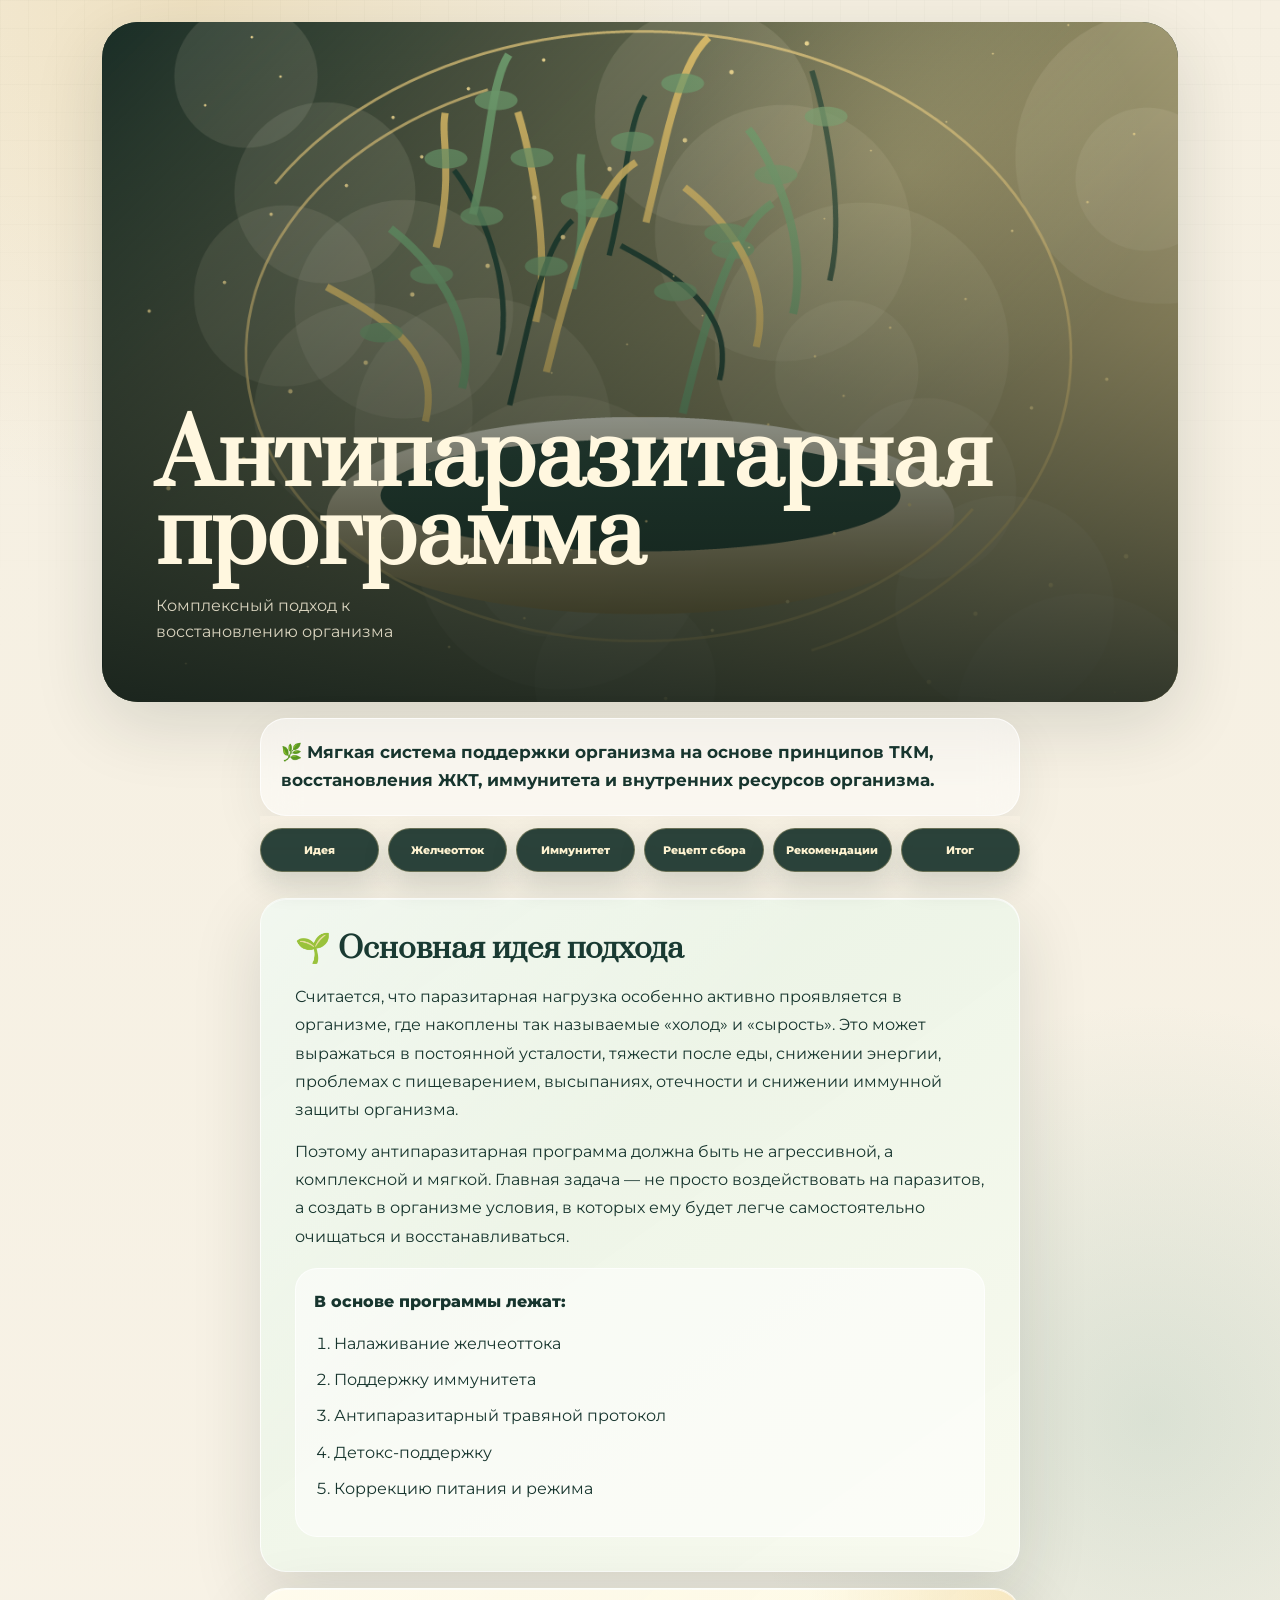
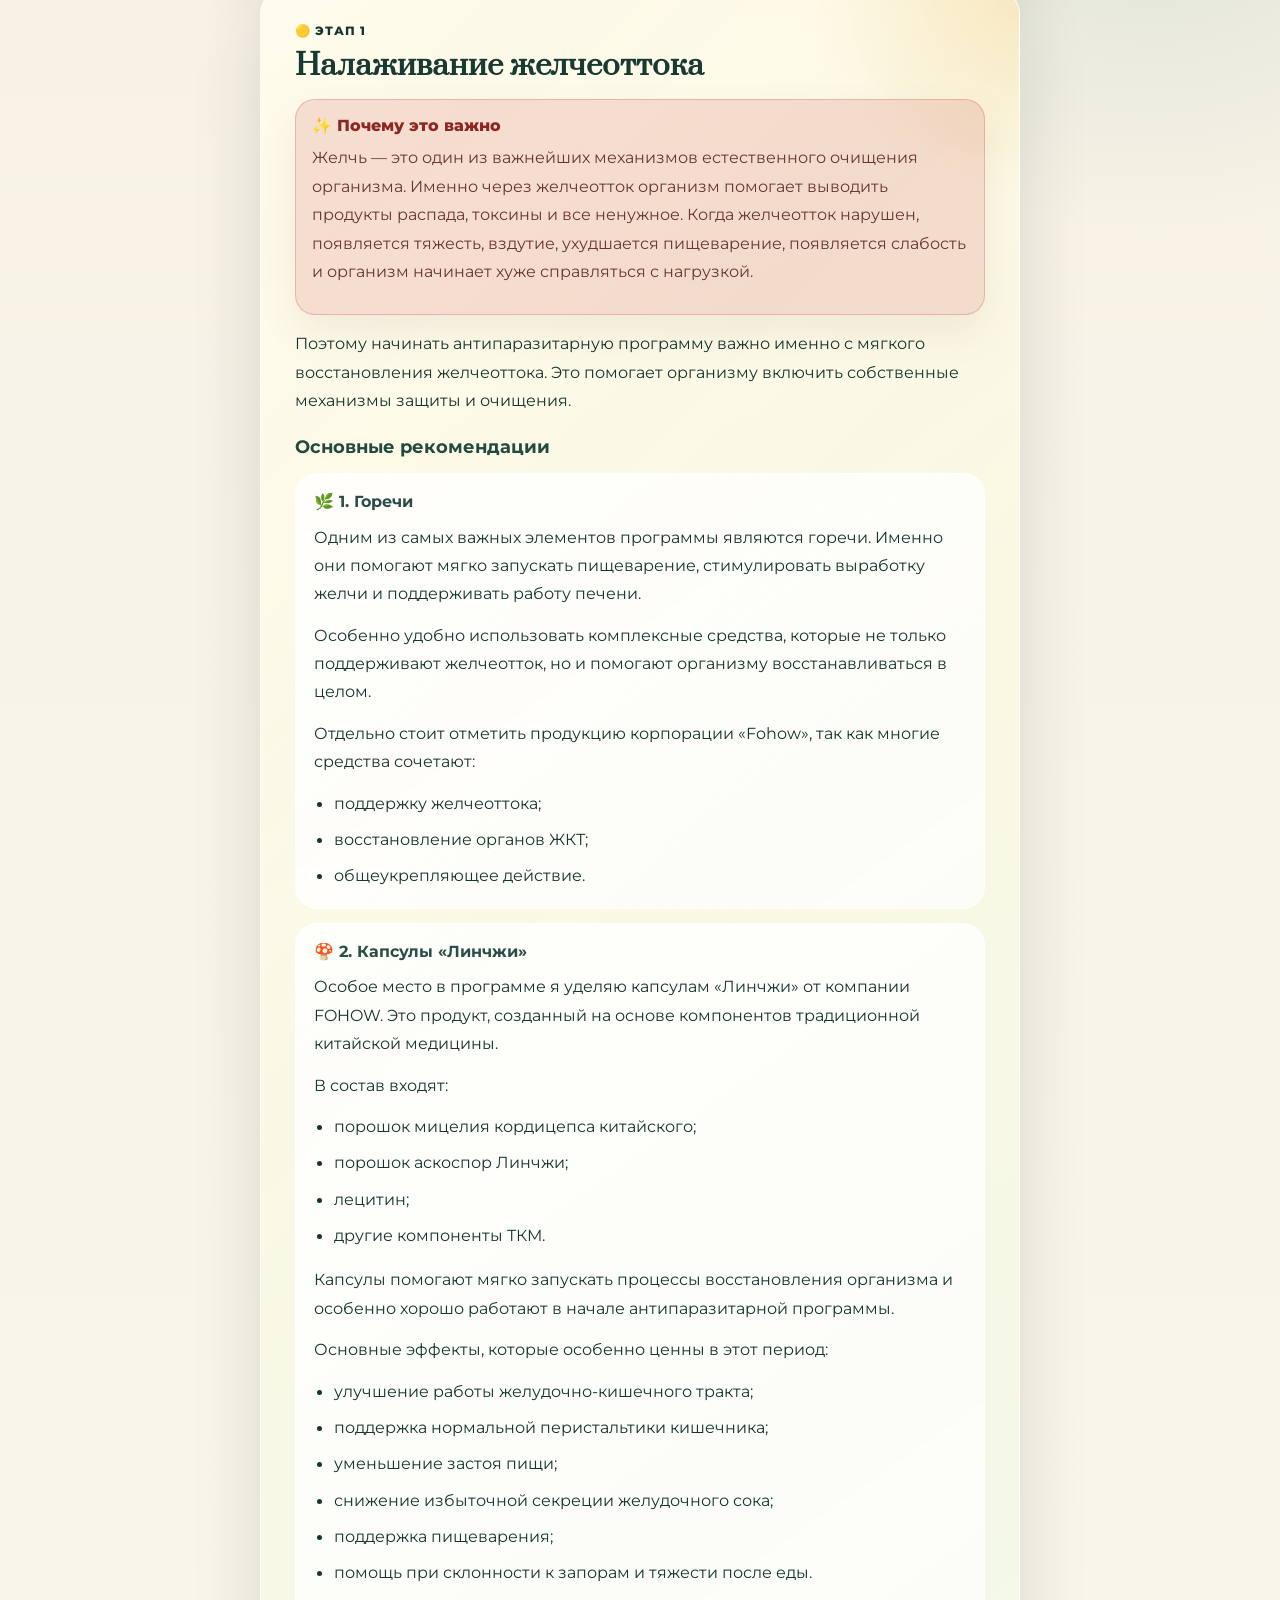
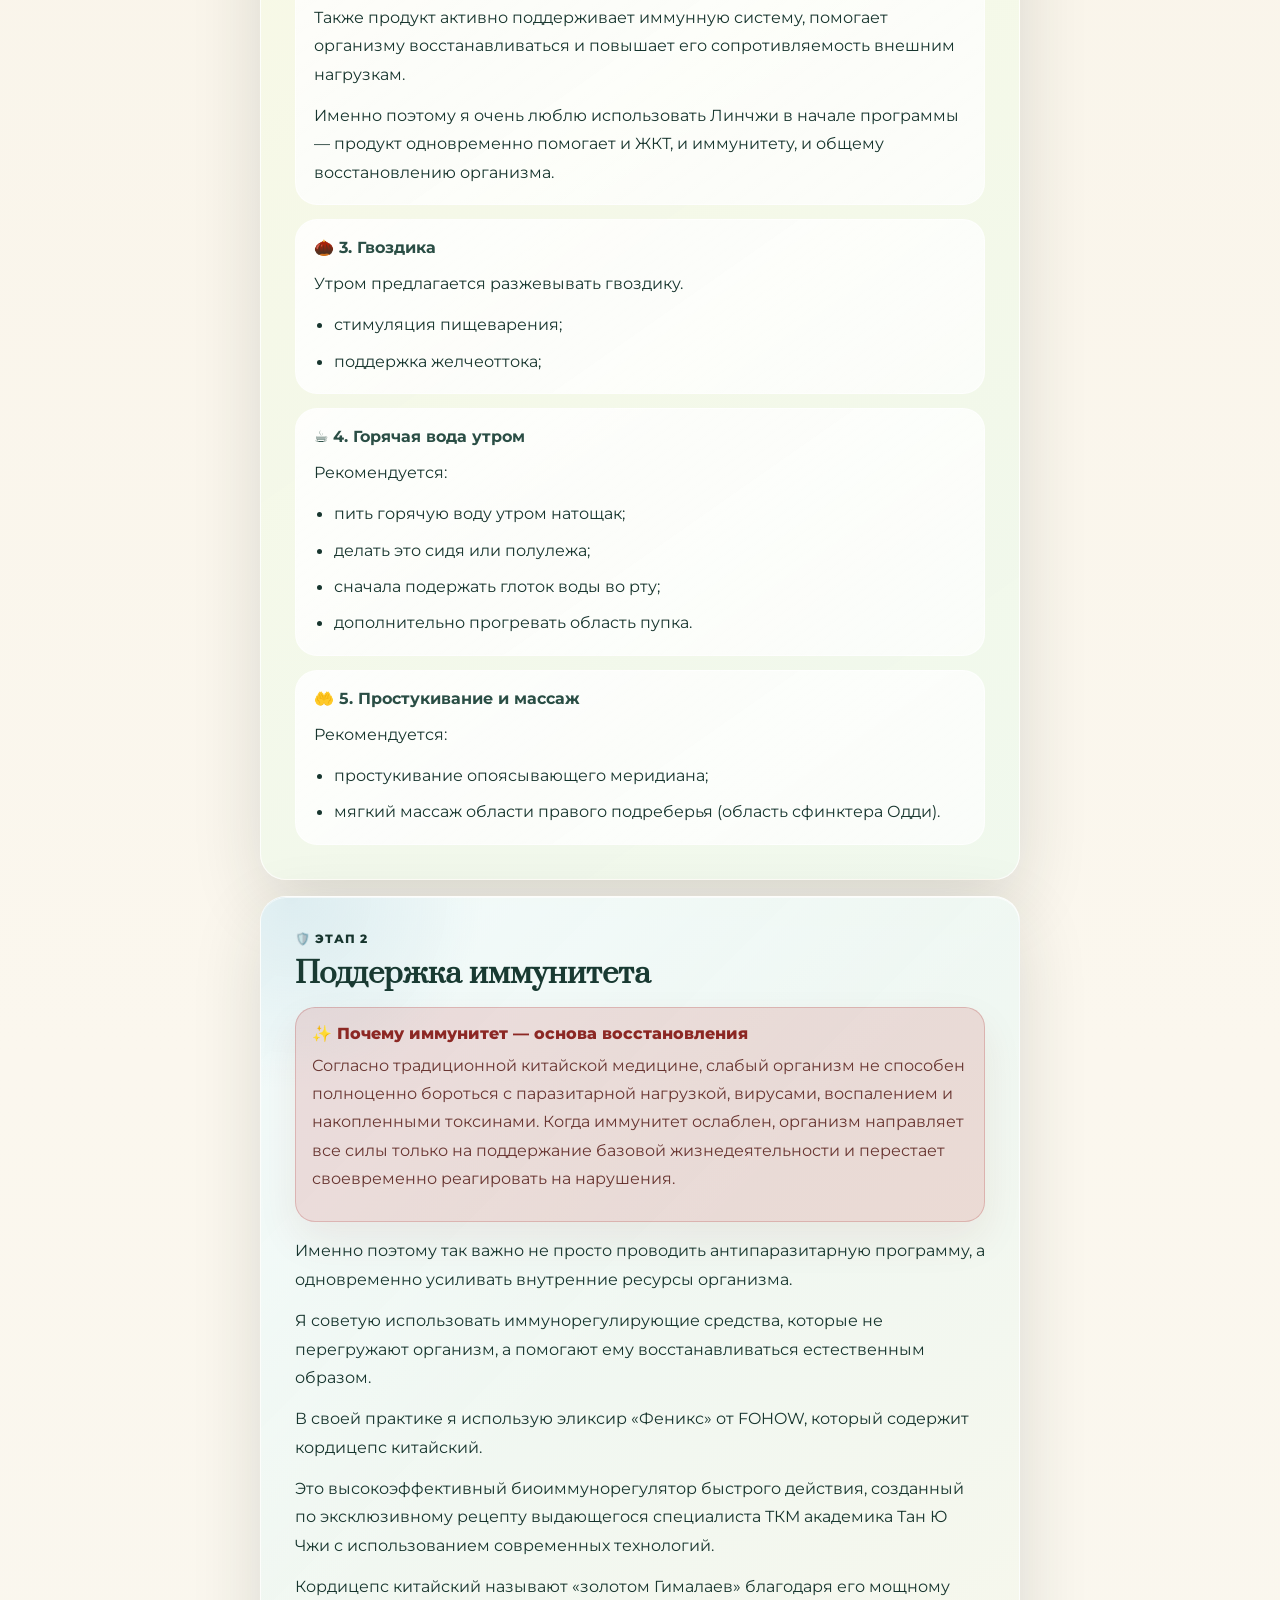
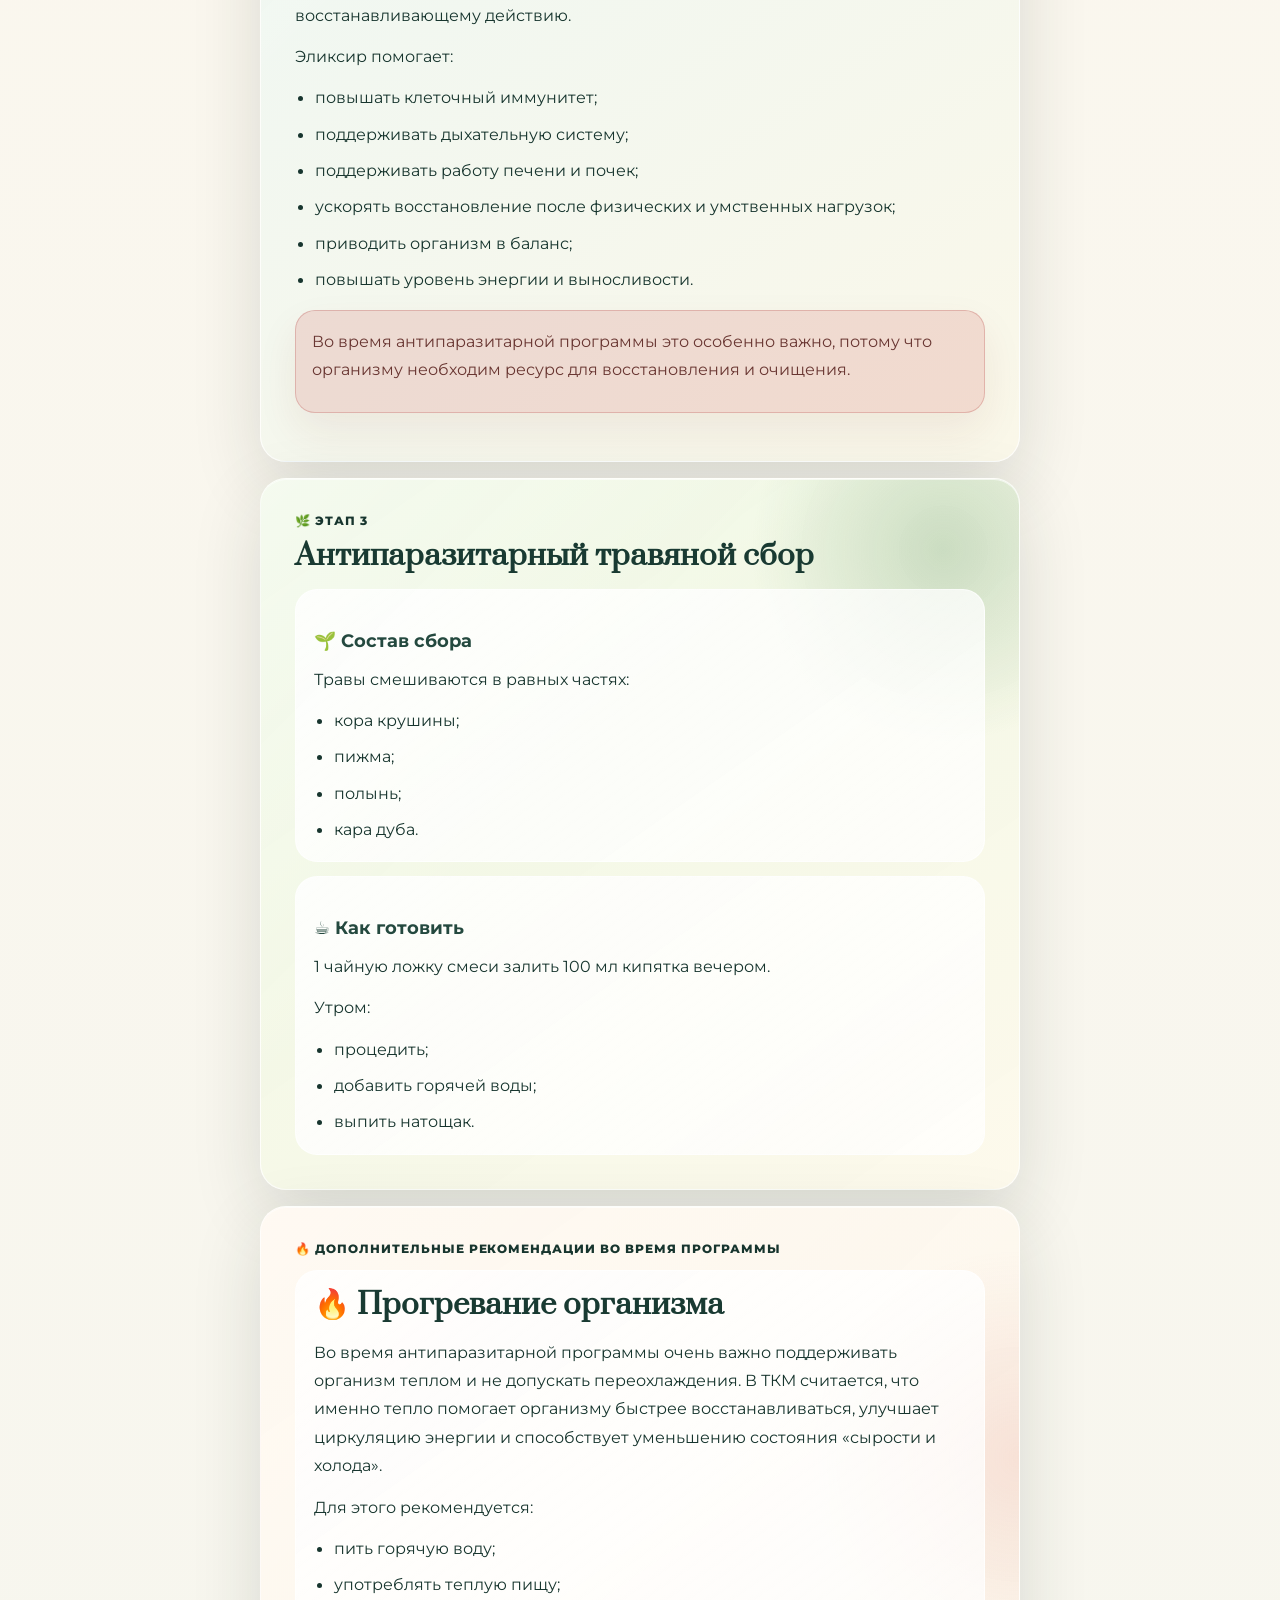
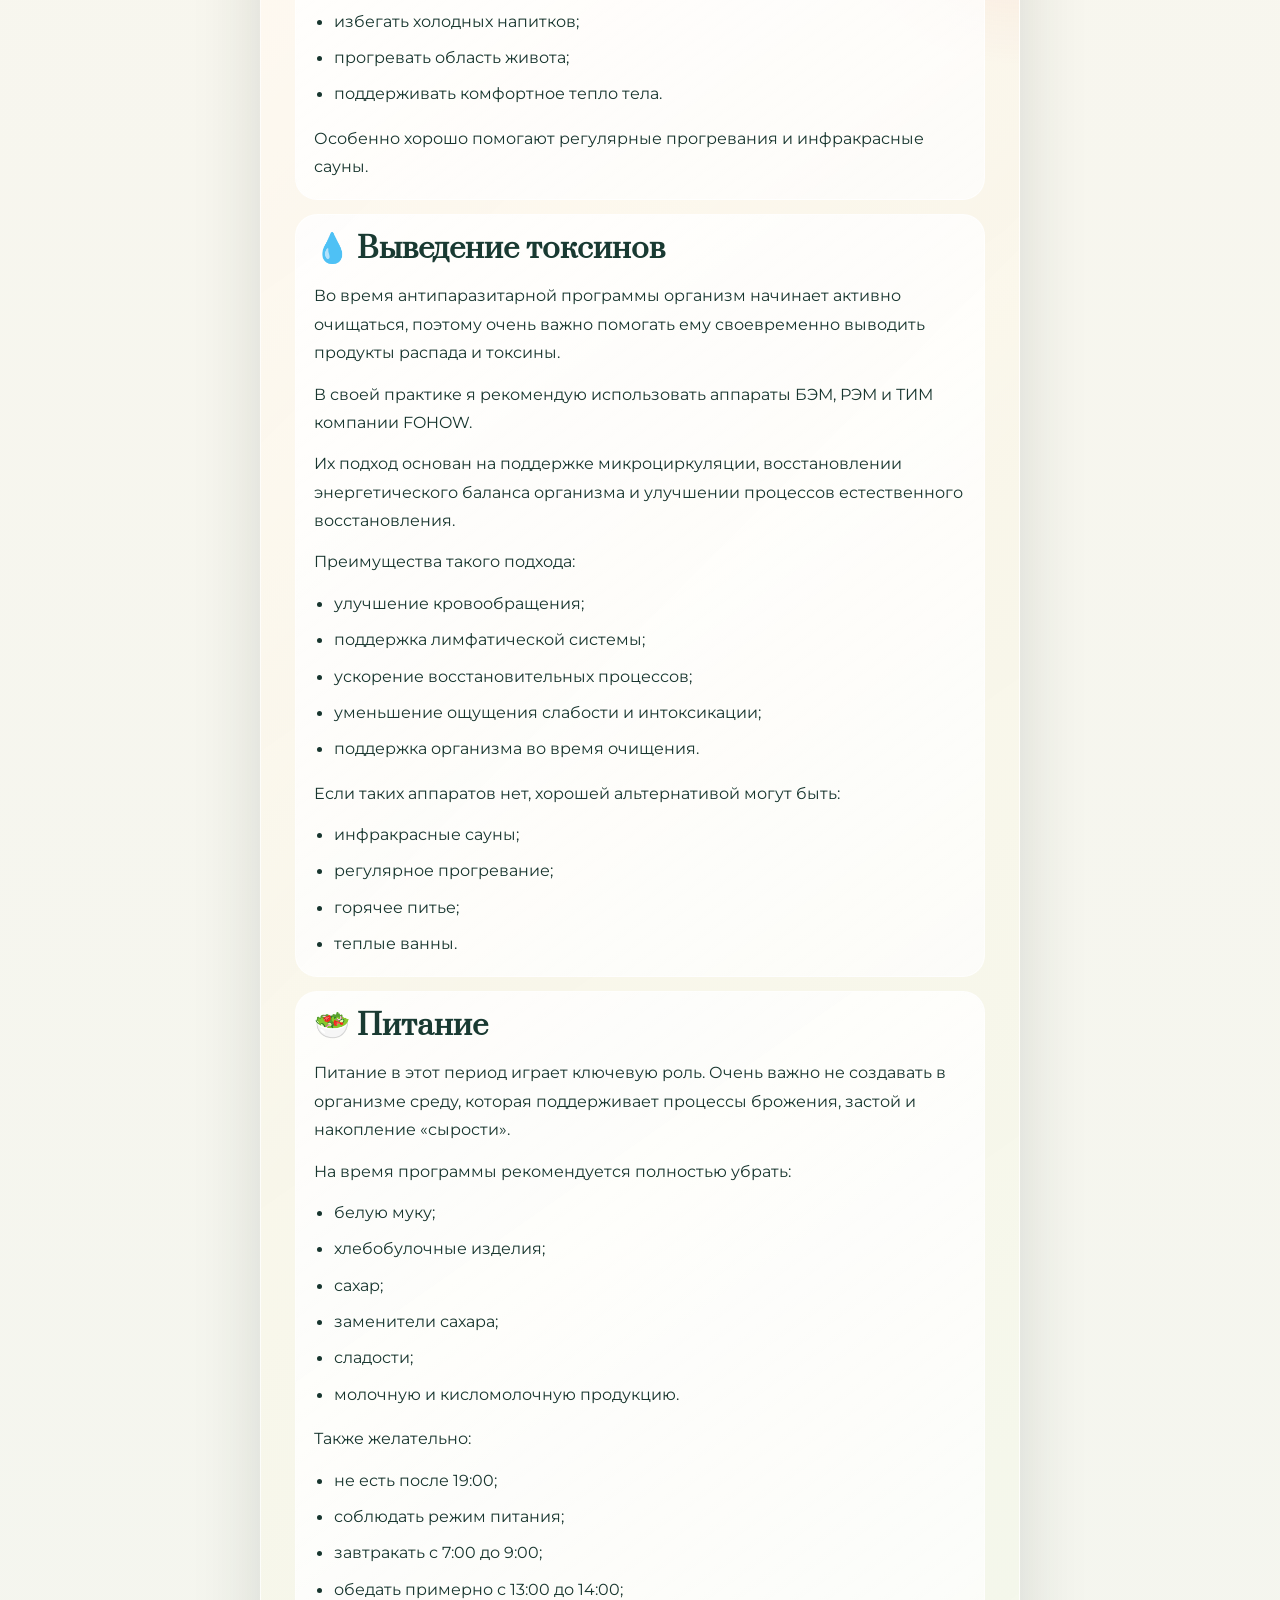
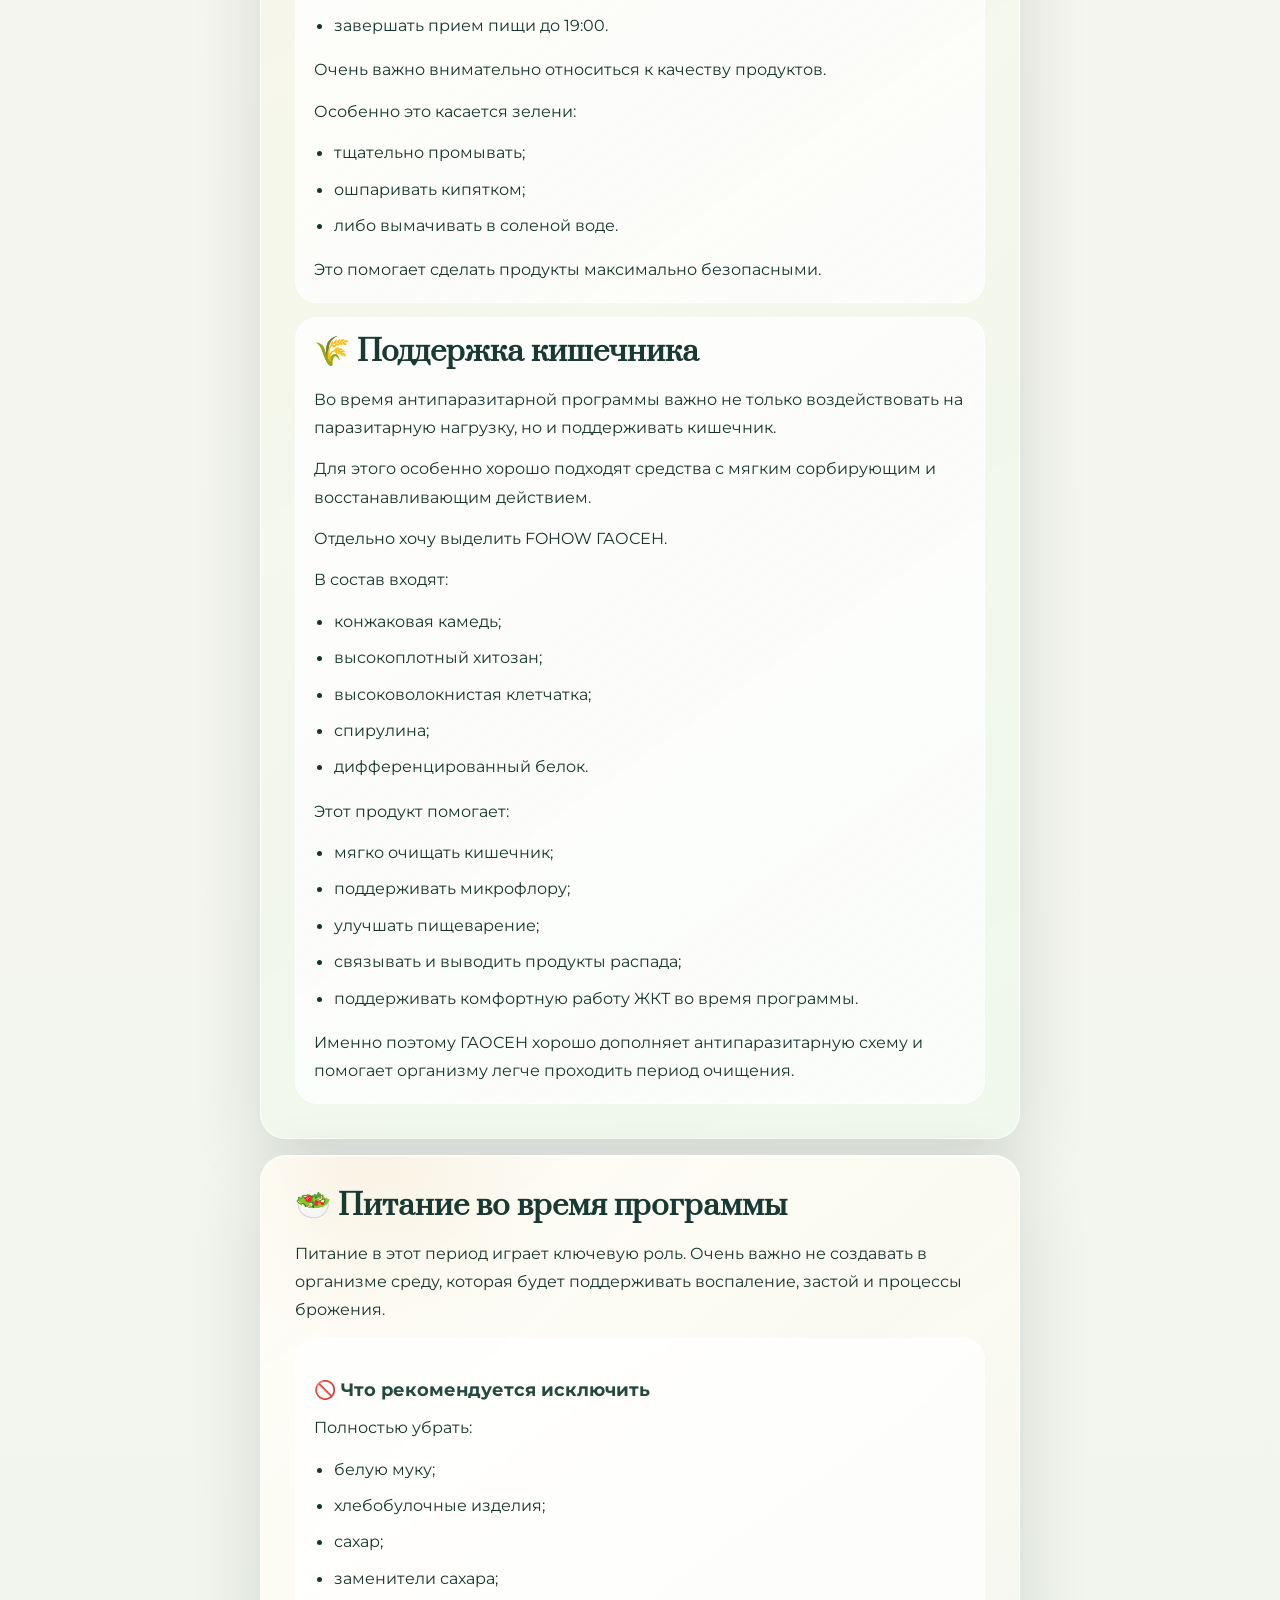
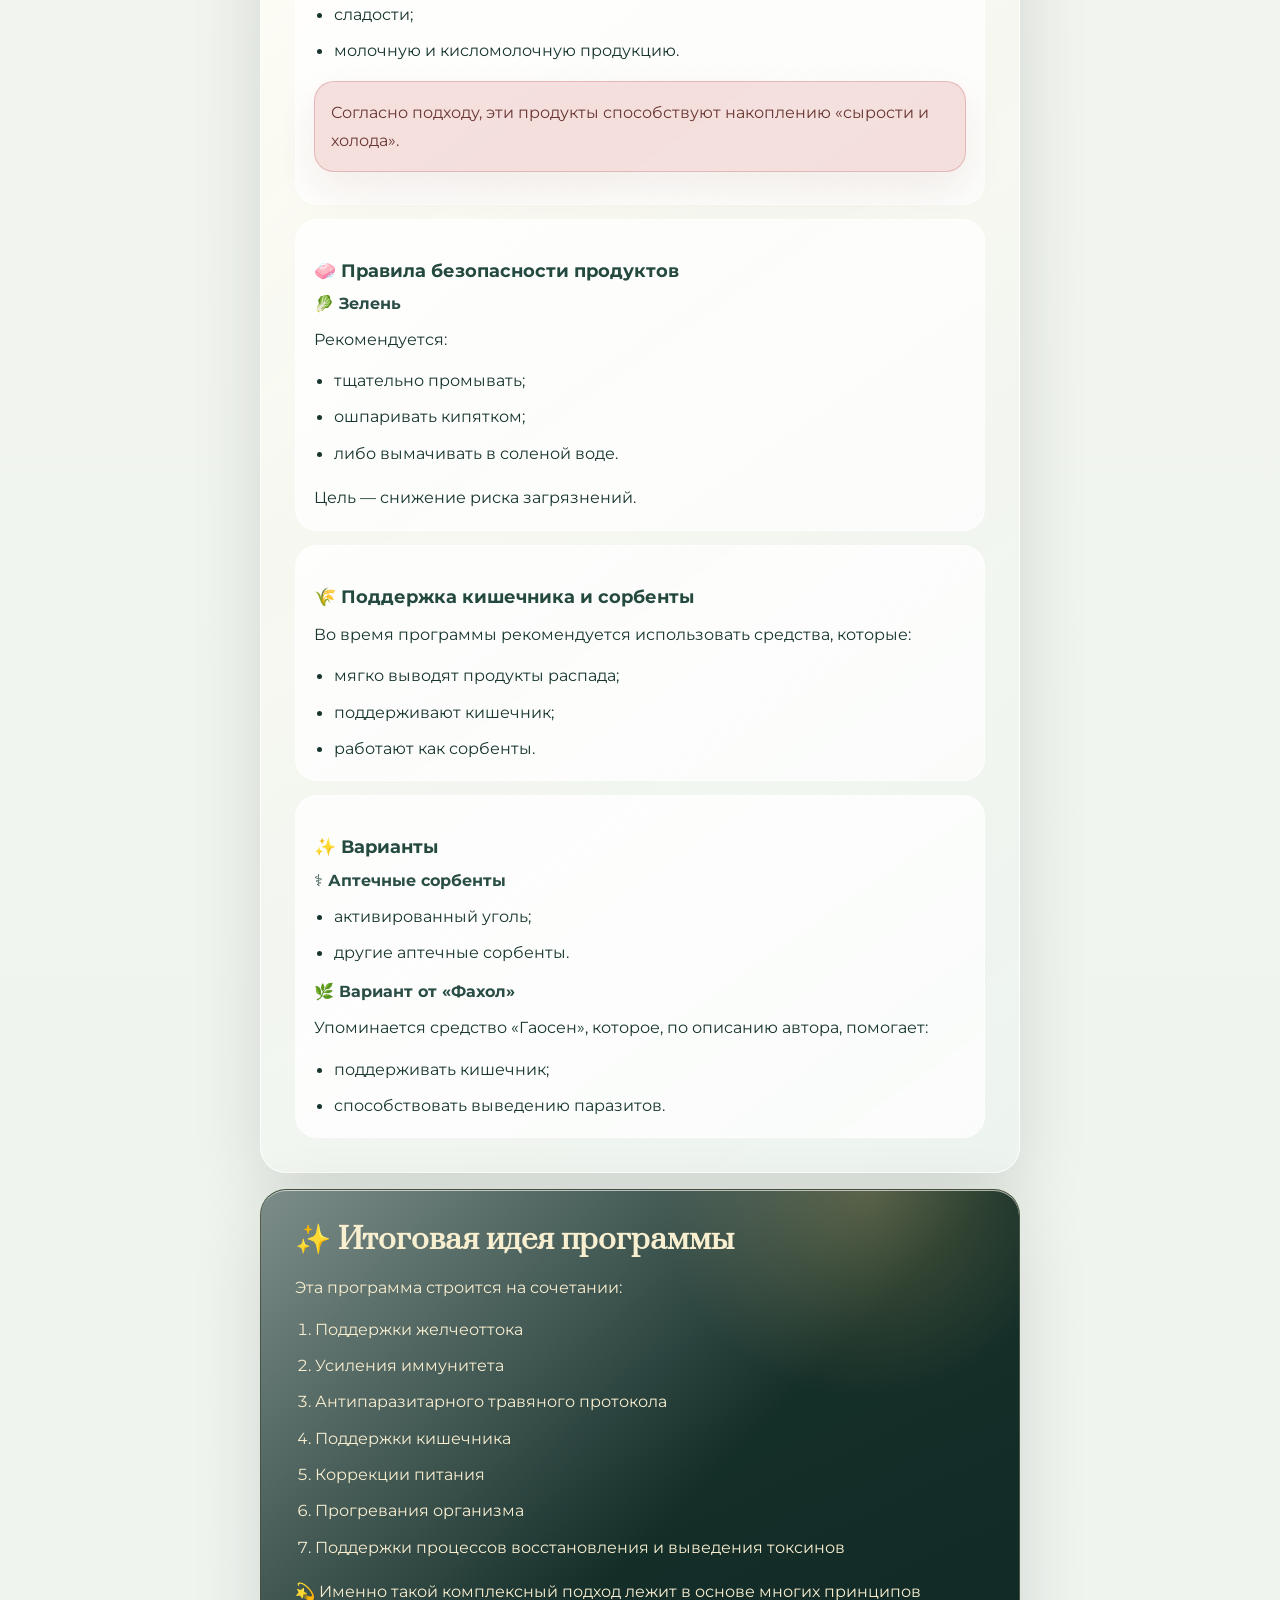
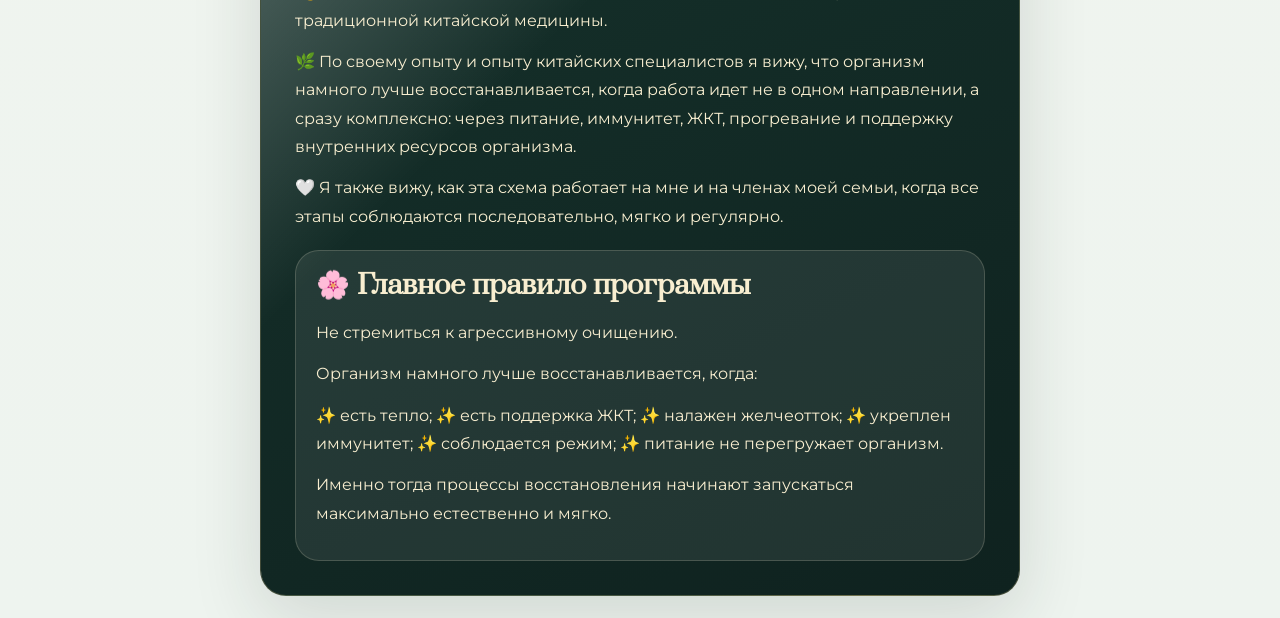
<file: index.html>
<!doctype html>
<html lang="ru">
<head>
  <meta charset="utf-8">
  <meta name="viewport" content="width=device-width, initial-scale=1">
  <title>Антипаразитарная программа</title>
  <link rel="preconnect" href="https://fonts.googleapis.com">
  <link rel="preconnect" href="https://fonts.gstatic.com" crossorigin>
  <link href="https://fonts.googleapis.com/css2?family=Montserrat:wght@400;500;600;700;800&family=Prata&display=swap" rel="stylesheet">
  <link rel="stylesheet" href="styles.css">
</head>
<body>
  <main class="page-shell">
    <section class="hero">
      <div class="hero-media" aria-hidden="true">
        <img src="assets/hero-wellness.png" alt="">
      </div>
      <div class="hero-content">
        <h1><span>Антипаразитарная</span><span>программа</span></h1>
        <p class="hero-subtitle">Комплексный подход к восстановлению организма</p>
      </div>
    </section>

    <section class="intro glass-block">
      <p>🌿 Мягкая система поддержки организма на основе принципов ТКМ, восстановления ЖКТ, иммунитета и внутренних ресурсов организма.</p>
    </section>

    <nav class="pill-nav" aria-label="Разделы программы">
      <a href="#idea">Идея</a>
      <a href="#stage-1">Желчеотток</a>
      <a href="#stage-2">Иммунитет</a>
      <a href="#stage-3">Рецепт сбора</a>
      <a href="#support">Рекомендации</a>
      <a href="#final">Итог</a>
    </nav>

    <section id="idea" class="content-card card-sage">
      <h2>🌱 Основная идея подхода</h2>
      <p>Считается, что паразитарная нагрузка особенно активно проявляется в организме, где накоплены так называемые «холод» и «сырость». Это может выражаться в постоянной усталости, тяжести после еды, снижении энергии, проблемах с пищеварением, высыпаниях, отечности и снижении иммунной защиты организма.</p>
      <p>Поэтому антипаразитарная программа должна быть не агрессивной, а комплексной и мягкой. Главная задача — не просто воздействовать на паразитов, а создать в организме условия, в которых ему будет легче самостоятельно очищаться и восстанавливаться.</p>
      <div class="lux-list">
        <p>В основе программы лежат:</p>
        <ol>
          <li>Налаживание желчеоттока</li>
          <li>Поддержку иммунитета</li>
          <li>Антипаразитарный травяной протокол</li>
          <li>Детокс-поддержку</li>
          <li>Коррекцию питания и режима</li>
        </ol>
      </div>
    </section>

    <section id="stage-1" class="content-card card-gold">
      <div class="stage-label">🟡 ЭТАП 1</div>
      <h2>Налаживание желчеоттока</h2>

      <div class="warning-block compact">
        <strong>✨ Почему это важно</strong>
        <p>Желчь — это один из важнейших механизмов естественного очищения организма. Именно через желчеотток организм помогает выводить продукты распада, токсины и все ненужное. Когда желчеотток нарушен, появляется тяжесть, вздутие, ухудшается пищеварение, появляется слабость и организм начинает хуже справляться с нагрузкой.</p>
      </div>

      <p>Поэтому начинать антипаразитарную программу важно именно с мягкого восстановления желчеоттока. Это помогает организму включить собственные механизмы защиты и очищения.</p>

      <h3>Основные рекомендации</h3>
      <article class="mini-panel">
        <h4>🌿 1. Горечи</h4>
        <p>Одним из самых важных элементов программы являются горечи. Именно они помогают мягко запускать пищеварение, стимулировать выработку желчи и поддерживать работу печени.</p>
        <p>Особенно удобно использовать комплексные средства, которые не только поддерживают желчеотток, но и помогают организму восстанавливаться в целом.</p>
        <p>Отдельно стоит отметить продукцию корпорации «Fohow», так как многие средства сочетают:</p>
        <ul>
          <li>поддержку желчеоттока;</li>
          <li>восстановление органов ЖКТ;</li>
          <li>общеукрепляющее действие.</li>
        </ul>
      </article>

      <article class="mini-panel">
        <h4>🍄 2. Капсулы «Линчжи»</h4>
        <p>Особое место в программе я уделяю капсулам «Линчжи» от компании FOHOW. Это продукт, созданный на основе компонентов традиционной китайской медицины.</p>
        <p>В состав входят:</p>
        <ul>
          <li>порошок мицелия кордицепса китайского;</li>
          <li>порошок аскоспор Линчжи;</li>
          <li>лецитин;</li>
          <li>другие компоненты ТКМ.</li>
        </ul>
        <p>Капсулы помогают мягко запускать процессы восстановления организма и особенно хорошо работают в начале антипаразитарной программы.</p>
        <p>Основные эффекты, которые особенно ценны в этот период:</p>
        <ul>
          <li>улучшение работы желудочно-кишечного тракта;</li>
          <li>поддержка нормальной перистальтики кишечника;</li>
          <li>уменьшение застоя пищи;</li>
          <li>снижение избыточной секреции желудочного сока;</li>
          <li>поддержка пищеварения;</li>
          <li>помощь при склонности к запорам и тяжести после еды.</li>
        </ul>
        <p>Также продукт активно поддерживает иммунную систему, помогает организму восстанавливаться и повышает его сопротивляемость внешним нагрузкам.</p>
        <p>Именно поэтому я очень люблю использовать Линчжи в начале программы — продукт одновременно помогает и ЖКТ, и иммунитету, и общему восстановлению организма.</p>
      </article>

      <article class="mini-panel">
        <h4>🌰 3. Гвоздика</h4>
        <p>Утром предлагается разжевывать гвоздику.</p>
        <ul>
          <li>стимуляция пищеварения;</li>
          <li>поддержка желчеоттока;</li>
        </ul>
      </article>

      <article class="mini-panel">
        <h4>☕ 4. Горячая вода утром</h4>
        <p>Рекомендуется:</p>
        <ul>
          <li>пить горячую воду утром натощак;</li>
          <li>делать это сидя или полулежа;</li>
          <li>сначала подержать глоток воды во рту;</li>
          <li>дополнительно прогревать область пупка.</li>
        </ul>
      </article>

      <article class="mini-panel">
        <h4>🤲 5. Простукивание и массаж</h4>
        <p>Рекомендуется:</p>
        <ul>
          <li>простукивание опоясывающего меридиана;</li>
          <li>мягкий массаж области правого подреберья (область сфинктера Одди).</li>
        </ul>
      </article>
    </section>

    <section id="stage-2" class="content-card card-blue">
      <div class="stage-label">🛡️ ЭТАП 2</div>
      <h2>Поддержка иммунитета</h2>

      <div class="warning-block compact">
        <strong>✨ Почему иммунитет — основа восстановления</strong>
        <p>Согласно традиционной китайской медицине, слабый организм не способен полноценно бороться с паразитарной нагрузкой, вирусами, воспалением и накопленными токсинами. Когда иммунитет ослаблен, организм направляет все силы только на поддержание базовой жизнедеятельности и перестает своевременно реагировать на нарушения.</p>
      </div>

      <p>Именно поэтому так важно не просто проводить антипаразитарную программу, а одновременно усиливать внутренние ресурсы организма.</p>
      <p>Я советую использовать иммунорегулирующие средства, которые не перегружают организм, а помогают ему восстанавливаться естественным образом.</p>
      <p>В своей практике я использую эликсир «Феникс» от FOHOW, который содержит кордицепс китайский.</p>
      <p>Это высокоэффективный биоиммунорегулятор быстрого действия, созданный по эксклюзивному рецепту выдающегося специалиста ТКМ академика Тан Ю Чжи с использованием современных технологий.</p>
      <p>Кордицепс китайский называют «золотом Гималаев» благодаря его мощному восстанавливающему действию.</p>
      <p>Эликсир помогает:</p>
      <ul>
        <li>повышать клеточный иммунитет;</li>
        <li>поддерживать дыхательную систему;</li>
        <li>поддерживать работу печени и почек;</li>
        <li>ускорять восстановление после физических и умственных нагрузок;</li>
        <li>приводить организм в баланс;</li>
        <li>повышать уровень энергии и выносливости.</li>
      </ul>
      <div class="warning-block compact">
        <p>Во время антипаразитарной программы это особенно важно, потому что организму необходим ресурс для восстановления и очищения.</p>
      </div>
    </section>

    <section id="stage-3" class="content-card card-herbal">
      <div class="stage-label">🌿 ЭТАП 3</div>
      <h2>Антипаразитарный травяной сбор</h2>

      <article class="mini-panel">
        <h3>🌱 Состав сбора</h3>
        <p>Травы смешиваются в равных частях:</p>
        <ul>
          <li>кора крушины;</li>
          <li>пижма;</li>
          <li>полынь;</li>
          <li>кара дуба.</li>
        </ul>
      </article>

      <article class="mini-panel">
        <h3>☕ Как готовить</h3>
        <p>1 чайную ложку смеси залить 100 мл кипятка вечером.</p>
        <p>Утром:</p>
        <ul>
          <li>процедить;</li>
          <li>добавить горячей воды;</li>
          <li>выпить натощак.</li>
        </ul>
      </article>
    </section>

    <section id="support" class="content-card card-coral">
      <div class="section-kicker">🔥 Дополнительные рекомендации во время программы</div>

      <article class="mini-panel">
        <h2>🔥 Прогревание организма</h2>
        <p>Во время антипаразитарной программы очень важно поддерживать организм теплом и не допускать переохлаждения. В ТКМ считается, что именно тепло помогает организму быстрее восстанавливаться, улучшает циркуляцию энергии и способствует уменьшению состояния «сырости и холода».</p>
        <p>Для этого рекомендуется:</p>
        <ul>
          <li>пить горячую воду;</li>
          <li>употреблять теплую пищу;</li>
          <li>избегать холодных напитков;</li>
          <li>прогревать область живота;</li>
          <li>поддерживать комфортное тепло тела.</li>
        </ul>
        <p>Особенно хорошо помогают регулярные прогревания и инфракрасные сауны.</p>
      </article>

      <article class="mini-panel">
        <h2>💧 Выведение токсинов</h2>
        <p>Во время антипаразитарной программы организм начинает активно очищаться, поэтому очень важно помогать ему своевременно выводить продукты распада и токсины.</p>
        <p>В своей практике я рекомендую использовать аппараты БЭМ, РЭМ и ТИМ компании FOHOW.</p>
        <p>Их подход основан на поддержке микроциркуляции, восстановлении энергетического баланса организма и улучшении процессов естественного восстановления.</p>
        <p>Преимущества такого подхода:</p>
        <ul>
          <li>улучшение кровообращения;</li>
          <li>поддержка лимфатической системы;</li>
          <li>ускорение восстановительных процессов;</li>
          <li>уменьшение ощущения слабости и интоксикации;</li>
          <li>поддержка организма во время очищения.</li>
        </ul>
        <p>Если таких аппаратов нет, хорошей альтернативой могут быть:</p>
        <ul>
          <li>инфракрасные сауны;</li>
          <li>регулярное прогревание;</li>
          <li>горячее питье;</li>
          <li>теплые ванны.</li>
        </ul>
      </article>

      <article class="mini-panel">
        <h2>🥗 Питание</h2>
        <p>Питание в этот период играет ключевую роль. Очень важно не создавать в организме среду, которая поддерживает процессы брожения, застой и накопление «сырости».</p>
        <p>На время программы рекомендуется полностью убрать:</p>
        <ul>
          <li>белую муку;</li>
          <li>хлебобулочные изделия;</li>
          <li>сахар;</li>
          <li>заменители сахара;</li>
          <li>сладости;</li>
          <li>молочную и кисломолочную продукцию.</li>
        </ul>
        <p>Также желательно:</p>
        <ul>
          <li>не есть после 19:00;</li>
          <li>соблюдать режим питания;</li>
          <li>завтракать с 7:00 до 9:00;</li>
          <li>обедать примерно с 13:00 до 14:00;</li>
          <li>завершать прием пищи до 19:00.</li>
        </ul>
        <p>Очень важно внимательно относиться к качеству продуктов.</p>
        <p>Особенно это касается зелени:</p>
        <ul>
          <li>тщательно промывать;</li>
          <li>ошпаривать кипятком;</li>
          <li>либо вымачивать в соленой воде.</li>
        </ul>
        <p>Это помогает сделать продукты максимально безопасными.</p>
      </article>

      <article class="mini-panel">
        <h2>🌾 Поддержка кишечника</h2>
        <p>Во время антипаразитарной программы важно не только воздействовать на паразитарную нагрузку, но и поддерживать кишечник.</p>
        <p>Для этого особенно хорошо подходят средства с мягким сорбирующим и восстанавливающим действием.</p>
        <p>Отдельно хочу выделить FOHOW ГАОСЕН.</p>
        <p>В состав входят:</p>
        <ul>
          <li>конжаковая камедь;</li>
          <li>высокоплотный хитозан;</li>
          <li>высоковолокнистая клетчатка;</li>
          <li>спирулина;</li>
          <li>дифференцированный белок.</li>
        </ul>
        <p>Этот продукт помогает:</p>
        <ul>
          <li>мягко очищать кишечник;</li>
          <li>поддерживать микрофлору;</li>
          <li>улучшать пищеварение;</li>
          <li>связывать и выводить продукты распада;</li>
          <li>поддерживать комфортную работу ЖКТ во время программы.</li>
        </ul>
        <p>Именно поэтому ГАОСЕН хорошо дополняет антипаразитарную схему и помогает организму легче проходить период очищения.</p>
      </article>
    </section>

    <section class="content-card card-ivory">
      <h2>🥗 Питание во время программы</h2>
      <p>Питание в этот период играет ключевую роль. Очень важно не создавать в организме среду, которая будет поддерживать воспаление, застой и процессы брожения.</p>

      <article class="mini-panel">
        <h3>🚫 Что рекомендуется исключить</h3>
        <p>Полностью убрать:</p>
        <ul>
          <li>белую муку;</li>
          <li>хлебобулочные изделия;</li>
          <li>сахар;</li>
          <li>заменители сахара;</li>
          <li>сладости;</li>
          <li>молочную и кисломолочную продукцию.</li>
        </ul>
        <div class="warning-block compact">
          <p>Согласно подходу, эти продукты способствуют накоплению «сырости и холода».</p>
        </div>
      </article>

      <article class="mini-panel">
        <h3>🧼 Правила безопасности продуктов</h3>
        <h4>🥬 Зелень</h4>
        <p>Рекомендуется:</p>
        <ul>
          <li>тщательно промывать;</li>
          <li>ошпаривать кипятком;</li>
          <li>либо вымачивать в соленой воде.</li>
        </ul>
        <p>Цель — снижение риска загрязнений.</p>
      </article>

      <article class="mini-panel">
        <h3>🌾 Поддержка кишечника и сорбенты</h3>
        <p>Во время программы рекомендуется использовать средства, которые:</p>
        <ul>
          <li>мягко выводят продукты распада;</li>
          <li>поддерживают кишечник;</li>
          <li>работают как сорбенты.</li>
        </ul>
      </article>

      <article class="mini-panel">
        <h3>✨ Варианты</h3>
        <h4>⚕️ Аптечные сорбенты</h4>
        <ul>
          <li>активированный уголь;</li>
          <li>другие аптечные сорбенты.</li>
        </ul>
        <h4>🌿 Вариант от «Фахол»</h4>
        <p>Упоминается средство «Гаосен», которое, по описанию автора, помогает:</p>
        <ul>
          <li>поддерживать кишечник;</li>
          <li>способствовать выведению паразитов.</li>
        </ul>
      </article>
    </section>

    <section id="final" class="content-card card-night">
      <h2>✨ Итоговая идея программы</h2>
      <p>Эта программа строится на сочетании:</p>
      <ol>
        <li>Поддержки желчеоттока</li>
        <li>Усиления иммунитета</li>
        <li>Антипаразитарного травяного протокола</li>
        <li>Поддержки кишечника</li>
        <li>Коррекции питания</li>
        <li>Прогревания организма</li>
        <li>Поддержки процессов восстановления и выведения токсинов</li>
      </ol>
      <p>💫 Именно такой комплексный подход лежит в основе многих принципов традиционной китайской медицины.</p>
      <p>🌿 По своему опыту и опыту китайских специалистов я вижу, что организм намного лучше восстанавливается, когда работа идет не в одном направлении, а сразу комплексно: через питание, иммунитет, ЖКТ, прогревание и поддержку внутренних ресурсов организма.</p>
      <p>🤍 Я также вижу, как эта схема работает на мне и на членах моей семьи, когда все этапы соблюдаются последовательно, мягко и регулярно.</p>

      <div class="final-rule">
        <h2>🌸 Главное правило программы</h2>
        <p>Не стремиться к агрессивному очищению.</p>
        <p>Организм намного лучше восстанавливается, когда:</p>
        <p>✨ есть тепло; ✨ есть поддержка ЖКТ; ✨ налажен желчеотток; ✨ укреплен иммунитет; ✨ соблюдается режим; ✨ питание не перегружает организм.</p>
        <p>Именно тогда процессы восстановления начинают запускаться максимально естественно и мягко.</p>
      </div>
    </section>
  </main>
</body>
</html>
</file>
<file: styles.css>
:root {
  color-scheme: light;
  --ink: #17352e;
  --muted: #66766f;
  --cream: #fbf7ee;
  --paper: rgba(255, 252, 242, 0.92);
  --gold: #d9aa52;
  --gold-soft: rgba(239, 202, 126, 0.26);
  --red-glass: rgba(190, 45, 45, 0.14);
  --red-border: rgba(160, 24, 24, 0.2);
  --shadow: 0 22px 70px rgba(30, 45, 38, 0.14);
  --radius: 26px;
}

* {
  box-sizing: border-box;
}

html {
  scroll-behavior: smooth;
}

body {
  margin: 0;
  font-family: "Montserrat", system-ui, -apple-system, BlinkMacSystemFont, "Segoe UI", sans-serif;
  color: var(--ink);
  background:
    radial-gradient(circle at 15% 0%, rgba(224, 190, 112, 0.28), transparent 32rem),
    radial-gradient(circle at 90% 12%, rgba(88, 150, 131, 0.18), transparent 26rem),
    linear-gradient(180deg, #f5efe1 0%, #fbf7ee 36%, #eef4ef 100%);
}

.glass-block,
.warning-block,
.content-card {
  animation: rise-in 0.46s ease both;
}

.hero-media img {
  animation: hero-drift 14s ease-in-out infinite alternate;
  transform-origin: center;
}

.content-card:nth-of-type(2n),
.warning-block:nth-of-type(2n) {
  animation-delay: 0.06s;
}

.content-card:nth-of-type(3n) {
  animation-delay: 0.12s;
}

body::before {
  content: "";
  position: fixed;
  inset: 0;
  pointer-events: none;
  opacity: 0.4;
  background-image:
    linear-gradient(rgba(31, 63, 53, 0.045) 1px, transparent 1px),
    linear-gradient(90deg, rgba(31, 63, 53, 0.04) 1px, transparent 1px);
  background-size: 28px 28px;
  mask-image: linear-gradient(to bottom, black, transparent 84%);
}

.page-shell {
  width: min(100%, 480px);
  margin: 0 auto;
  padding: 12px 14px 34px;
}

.hero {
  position: relative;
  min-height: 92vh;
  overflow: hidden;
  border-radius: 0 0 34px 34px;
  background: #172d27;
  box-shadow: var(--shadow);
  display: flex;
  align-items: flex-end;
}

.hero-media {
  position: absolute;
  inset: 0;
}

.hero-media img {
  width: 100%;
  height: 100%;
  object-fit: cover;
  display: block;
  filter: saturate(1.05) contrast(1.02);
}

.hero::after {
  content: "";
  position: absolute;
  inset: 0;
  background:
    linear-gradient(180deg, rgba(10, 22, 19, 0.02) 0%, rgba(10, 22, 19, 0.34) 45%, rgba(10, 22, 19, 0.82) 100%),
    radial-gradient(circle at 75% 22%, rgba(255, 234, 170, 0.26), transparent 15rem);
}

.hero-content {
  position: relative;
  z-index: 1;
  padding: 0 22px 40px;
  color: #fff7df;
}

.eyebrow,
.section-kicker,
.stage-label {
  margin: 0 0 12px;
  font-size: 0.76rem;
  font-weight: 800;
  letter-spacing: 0.08em;
  text-transform: uppercase;
}

.hero h1 {
  margin: 0;
  font-family: "Prata", Georgia, serif;
  width: min(100%, 340px);
  font-size: 1.88rem;
  line-height: 1.08;
  letter-spacing: 0;
  text-wrap: balance;
  overflow-wrap: normal;
}

.hero h1 span {
  display: block;
}

.hero-subtitle {
  width: min(100%, 320px);
  margin: 18px 0 0;
  font-size: 1.02rem;
  line-height: 1.55;
  color: rgba(255, 247, 223, 0.82);
}

.glass-block,
.content-card,
.warning-block {
  position: relative;
  margin-top: 16px;
  border-radius: var(--radius);
}

.glass-block {
  padding: 20px;
  background: rgba(255, 255, 255, 0.48);
  border: 1px solid rgba(255, 255, 255, 0.72);
  backdrop-filter: blur(18px);
  box-shadow: 0 18px 50px rgba(38, 54, 46, 0.08);
}

.intro p {
  margin: 0;
  font-size: 1.06rem;
  line-height: 1.65;
  font-weight: 700;
}

.warning-block {
  padding: 18px;
  background: var(--red-glass);
  border: 1px solid var(--red-border);
  box-shadow: 0 18px 40px rgba(120, 40, 30, 0.08);
}

.warning-block strong {
  display: block;
  margin-bottom: 8px;
  color: #8c2824;
  font-weight: 800;
}

.warning-block p {
  margin: 0;
  color: #693632;
}

.warning-block.compact {
  margin: 14px 0;
  padding: 16px;
  border-radius: 20px;
}

.pill-nav {
  position: sticky;
  top: 0;
  z-index: 5;
  display: grid;
  grid-template-columns: repeat(2, minmax(0, 1fr));
  gap: 9px;
  padding: 12px 0 10px;
  background: linear-gradient(180deg, rgba(245, 239, 225, 0.96), rgba(245, 239, 225, 0.82) 72%, transparent);
  backdrop-filter: blur(12px);
}

.pill-nav a {
  min-height: 44px;
  display: inline-flex;
  align-items: center;
  justify-content: center;
  padding: 0 10px;
  border-radius: 999px;
  color: #fdf2d0;
  text-decoration: none;
  font-size: 0.68rem;
  font-weight: 800;
  text-align: center;
  white-space: normal;
  line-height: 1.15;
  background: rgba(25, 52, 44, 0.92);
  border: 1px solid rgba(247, 218, 148, 0.3);
  box-shadow: 0 12px 28px rgba(25, 52, 44, 0.16);
  transition: transform 0.22s ease, background-color 0.22s ease, box-shadow 0.22s ease;
}

.pill-nav a:active {
  transform: scale(0.96);
  background: rgba(43, 84, 70, 0.94);
  box-shadow: 0 8px 18px rgba(25, 52, 44, 0.12);
}

.content-card {
  padding: 24px 20px;
  background: var(--paper);
  border: 1px solid rgba(255, 255, 255, 0.78);
  box-shadow: var(--shadow), inset 0 1px 0 rgba(255, 255, 255, 0.62);
  overflow: hidden;
}

.content-card::before {
  content: "";
  position: absolute;
  inset: 0;
  pointer-events: none;
  border-radius: inherit;
  background: linear-gradient(135deg, rgba(255, 255, 255, 0.44), transparent 42%);
}

.content-card > * {
  position: relative;
}

.content-card h2,
.content-card h3,
.content-card h4 {
  letter-spacing: 0;
}

.content-card h2 {
  margin: 0 0 16px;
  font-family: "Prata", Georgia, serif;
  font-size: 1.82rem;
  line-height: 1.13;
  color: #193a32;
  text-wrap: balance;
}

.content-card h3 {
  margin: 22px 0 12px;
  font-size: 1.12rem;
  line-height: 1.25;
  color: #24493f;
}

.content-card h4 {
  margin: 0 0 10px;
  font-size: 1rem;
  line-height: 1.3;
  color: #2a4e45;
}

.content-card p,
.content-card li {
  font-size: 1.02rem;
  line-height: 1.74;
}

.content-card p {
  margin: 0 0 13px;
}

.content-card ul,
.content-card ol {
  margin: 10px 0 16px;
  padding-left: 1.28rem;
}

.content-card li + li {
  margin-top: 8px;
}

.lux-list {
  margin-top: 18px;
  padding: 18px;
  border-radius: 22px;
  background: rgba(255, 255, 255, 0.54);
  border: 1px solid rgba(255, 255, 255, 0.7);
}

.lux-list p {
  font-weight: 800;
}

.mini-panel {
  margin-top: 14px;
  padding: 18px;
  border-radius: 22px;
  background:
    linear-gradient(145deg, rgba(255, 255, 255, 0.64), rgba(255, 255, 255, 0.38)),
    rgba(255, 255, 255, 0.54);
  border: 1px solid rgba(255, 255, 255, 0.7);
  transition: transform 0.28s ease, box-shadow 0.28s ease;
}

.mini-panel:active {
  transform: translateY(-2px);
  box-shadow: 0 14px 34px rgba(35, 52, 45, 0.1);
}

.mini-panel p:last-child,
.mini-panel ul:last-child,
.mini-panel ol:last-child {
  margin-bottom: 0;
}

.card-sage {
  background:
    linear-gradient(145deg, rgba(230, 241, 227, 0.96), rgba(248, 250, 239, 0.95)),
    #f8faf0;
}

.card-gold {
  background:
    radial-gradient(circle at 100% 0%, rgba(230, 177, 77, 0.32), transparent 13rem),
    linear-gradient(145deg, rgba(255, 248, 221, 0.97), rgba(239, 248, 237, 0.95));
}

.card-blue {
  background:
    radial-gradient(circle at 4% 0%, rgba(86, 155, 178, 0.26), transparent 12rem),
    linear-gradient(145deg, rgba(233, 247, 247, 0.96), rgba(250, 247, 232, 0.96));
}

.card-herbal {
  background:
    radial-gradient(circle at 90% 10%, rgba(98, 150, 98, 0.28), transparent 12rem),
    linear-gradient(145deg, rgba(236, 247, 226, 0.98), rgba(253, 249, 235, 0.96));
}

.card-coral {
  background:
    radial-gradient(circle at 100% 8%, rgba(214, 95, 80, 0.18), transparent 13rem),
    linear-gradient(145deg, rgba(255, 245, 232, 0.98), rgba(239, 248, 236, 0.95));
}

.card-ivory {
  background:
    radial-gradient(circle at 15% 0%, rgba(210, 176, 100, 0.2), transparent 12rem),
    linear-gradient(145deg, rgba(255, 252, 241, 0.98), rgba(236, 243, 239, 0.96));
}

.card-night {
  color: #f8eed0;
  background:
    radial-gradient(circle at 80% 0%, rgba(231, 189, 102, 0.26), transparent 13rem),
    linear-gradient(155deg, #17352e 0%, #0f221f 100%);
  border-color: rgba(246, 218, 148, 0.22);
}

.card-night h2,
.card-night h3,
.card-night h4,
.card-night p,
.card-night li,
.card-night .section-kicker {
  color: #f8eed0;
}

.card-night .final-rule {
  margin-top: 20px;
  padding: 20px;
  border-radius: 24px;
  background: rgba(255, 255, 255, 0.08);
  border: 1px solid rgba(248, 238, 208, 0.18);
}

.card-night .final-rule h2 {
  font-size: 1.7rem;
}

@media (min-width: 760px) {
  .page-shell {
    width: min(100%, 1120px);
    padding: 22px;
  }

  .hero {
    min-height: 680px;
    border-radius: 36px;
  }

  .hero-content {
    padding: 0 54px 58px;
  }

  .hero h1 {
    width: min(760px, 92%);
    font-size: 5.4rem;
    line-height: 0.9;
  }

  .content-card,
  .glass-block,
  .warning-block {
    width: min(760px, 100%);
    margin-left: auto;
    margin-right: auto;
  }

  .content-card {
    padding: 34px;
  }

  .pill-nav {
    width: min(760px, 100%);
    margin: 0 auto;
    grid-template-columns: repeat(6, minmax(0, 1fr));
  }
}

@keyframes rise-in {
  from {
    opacity: 0.92;
    transform: translateY(10px);
  }

  to {
    opacity: 1;
    transform: translateY(0);
  }
}

@keyframes hero-drift {
  from {
    transform: scale(1.02) translateY(0);
  }

  to {
    transform: scale(1.08) translateY(-10px);
  }
}

@media (prefers-reduced-motion: reduce) {
  *,
  *::before,
  *::after {
    animation-duration: 0.01ms !important;
    animation-iteration-count: 1 !important;
    scroll-behavior: auto !important;
    transition-duration: 0.01ms !important;
  }
}
</file>
